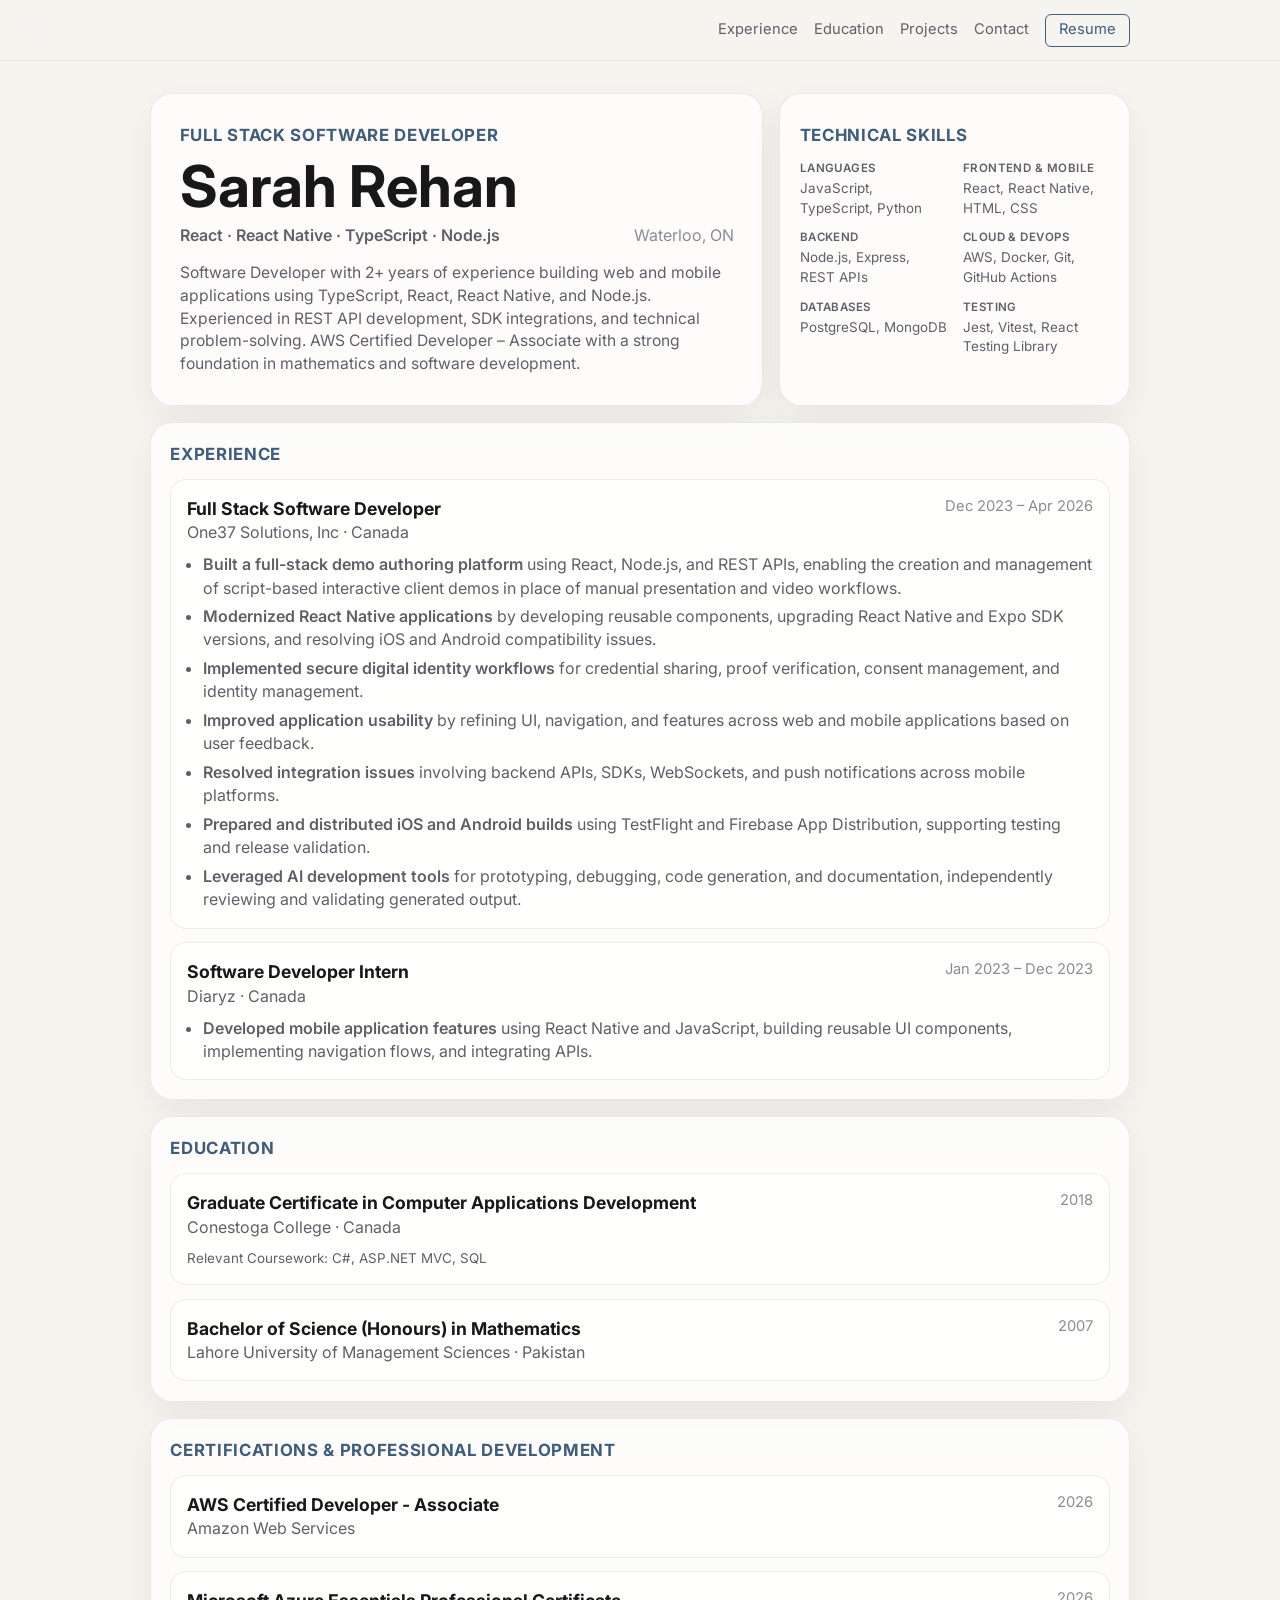
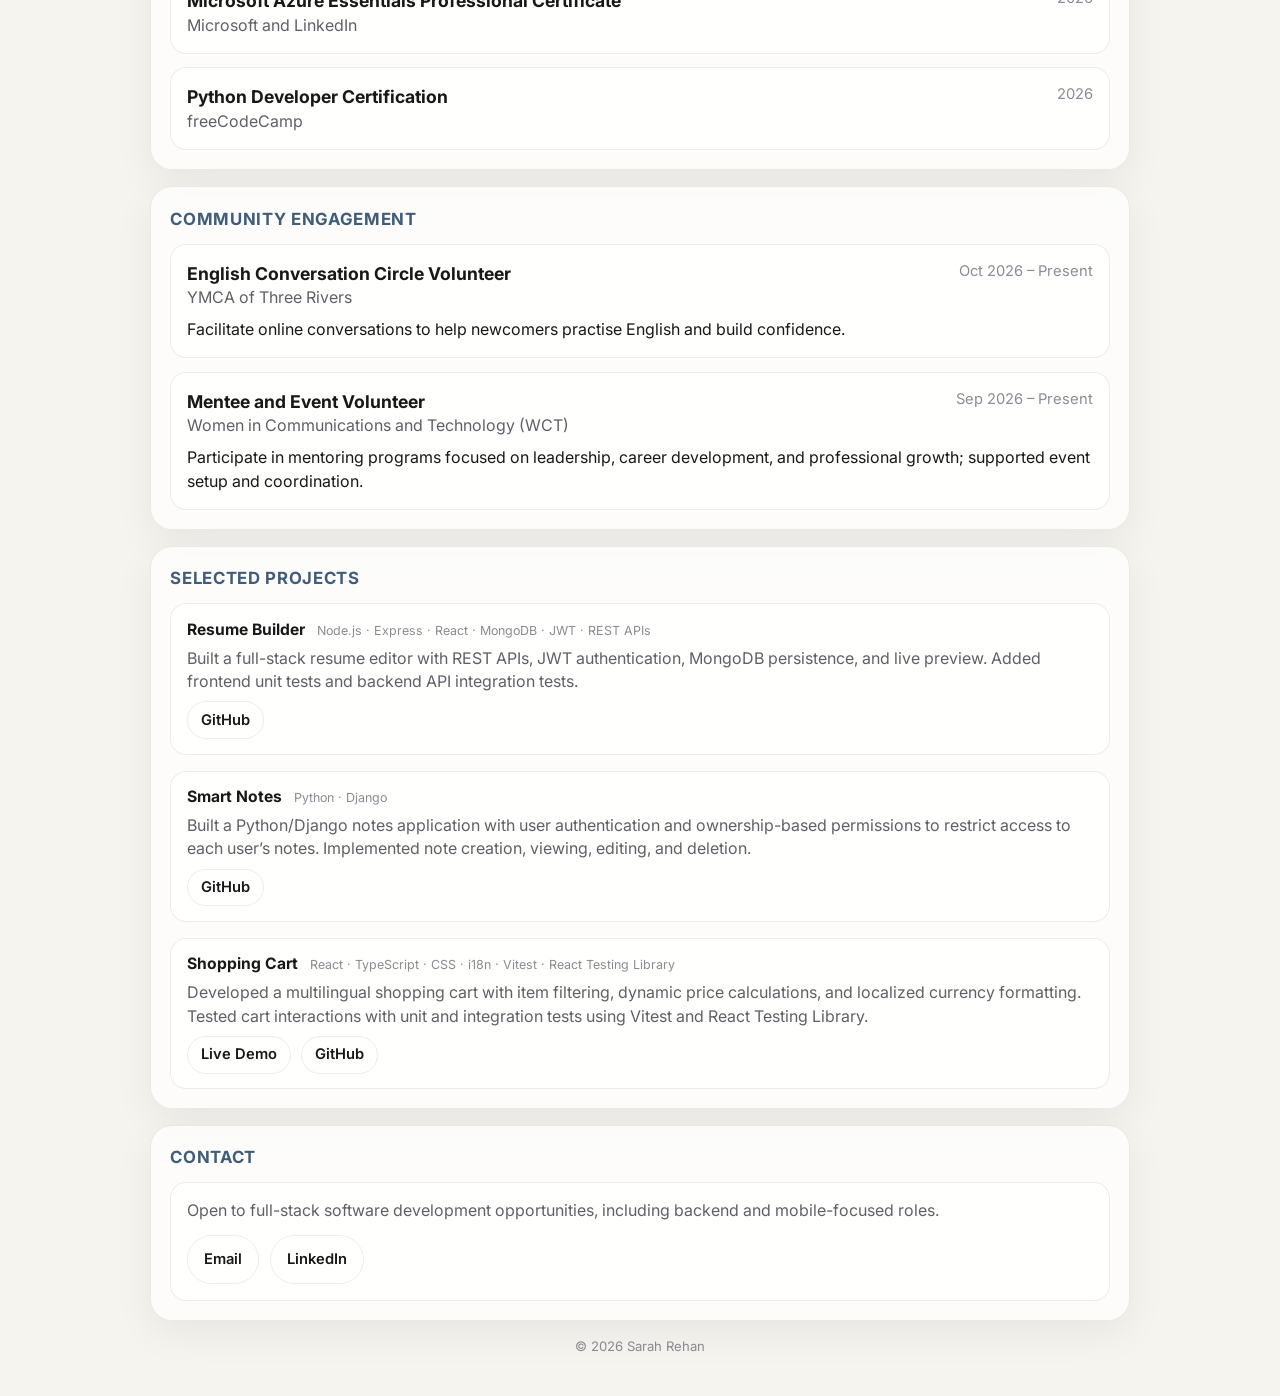
<file: index.html>
<!DOCTYPE html>

<html lang="en">
  <head>
    <meta charset="UTF-8" />
    <meta name="viewport" content="width=device-width, initial-scale=1.0" />

<script async src="https://www.googletagmanager.com/gtag/js?id=G-3Q6Y8G6NTT"></script>
<script>
  window.dataLayer = window.dataLayer || [];

  function gtag() {
    dataLayer.push(arguments);
  }

  gtag("js", new Date());
  gtag("config", "G-3Q6Y8G6NTT");
</script>

<title>Sarah Rehan | Full Stack Software Developer</title>

<meta
  name="description"
  content="Full Stack Software Developer building web and mobile applications using React, React Native, TypeScript, Node.js, and REST APIs."
/>

<meta
  property="og:title"
  content="Sarah Rehan | Full Stack Software Developer"
/>
<meta
  property="og:description"
  content="Full Stack Software Developer with experience building web and mobile applications using React, React Native, TypeScript, Node.js, and REST APIs."
/>
<meta
  property="og:image"
  content="https://srehan17.github.io/images/preview.png"
/>
<meta property="og:url" content="https://srehan17.github.io/" />
<meta property="og:type" content="website" />

<meta name="twitter:card" content="summary_large_image" />
<meta
  name="twitter:title"
  content="Sarah Rehan | Full Stack Software Developer"
/>
<meta
  name="twitter:description"
  content="Full Stack Software Developer with experience building web and mobile applications using React, React Native, TypeScript, Node.js, and REST APIs."
/>
<meta
  name="twitter:image"
  content="https://srehan17.github.io/images/preview.png"
/>

<link rel="preconnect" href="https://fonts.googleapis.com" />
<link rel="preconnect" href="https://fonts.gstatic.com" crossorigin />
<link
  href="https://fonts.googleapis.com/css2?family=Inter:wght@400;500;600;700;800&display=swap"
  rel="stylesheet"
/>

<link rel="icon" type="image/png" href="images/favicon.png" />
<link rel="stylesheet" href="./assets/style.css" />

  </head>

  <body>
    <nav class="nav">
      <div class="container nav-inner">
        <div class="nav-links">
          <a href="#experience">Experience</a>
          <a href="#education">Education</a>
          <a href="#projects">Projects</a>
          <a href="#contact">Contact</a>
          <a
            class="nav-download-btn"
            href="./resume.html"
            target="_blank"
            rel="noopener noreferrer"
          >
            Resume
          </a>
        </div>
      </div>
    </nav>

<main id="top" class="container">
  <section class="hero">
    <div class="panel hero-main">
      <div class="eyebrow">Full Stack Software Developer</div>

      <h1>Sarah Rehan</h1>

      <div class="hero-role">
        <span>React · React Native · TypeScript · Node.js</span>
        <span>Waterloo, ON</span>
      </div>

      <p>
        Software Developer with 2+ years of experience building web and mobile applications using TypeScript, React, React Native, and Node.js. Experienced in REST API development, SDK integrations, and technical problem-solving. AWS Certified Developer – Associate with a strong foundation in mathematics and software development.
      </p>


    </div>

    <aside class="panel hero-side section">
      <h2>Technical Skills</h2>

      <div class="skills-grouped">
        <div class="skill-row">
          <span class="skill-label">Languages</span>
          <span class="skill-values">
            JavaScript, TypeScript, Python
          </span>
        </div>

        <div class="skill-row">
          <span class="skill-label">Frontend &amp; Mobile</span>
          <span class="skill-values">
            React, React Native, HTML, CSS
          </span>
        </div>

        <div class="skill-row">
          <span class="skill-label">Backend</span>
          <span class="skill-values">
            Node.js, Express, REST APIs
          </span>
        </div>

        <div class="skill-row">
          <span class="skill-label">Cloud &amp; DevOps</span>
          <span class="skill-values">AWS, Docker, Git, GitHub Actions</span>
        </div>

        <div class="skill-row">
          <span class="skill-label">Databases</span>
          <span class="skill-values">PostgreSQL, MongoDB</span>
        </div>

        <div class="skill-row">
          <span class="skill-label">Testing</span>
          <span class="skill-values">
            Jest, Vitest, React Testing Library
          </span>
        </div>
      </div>
    </aside>
  </section>

  <section
    id="experience"
    class="panel section"
    style="margin-bottom: 1rem;"
  >
    <h2>Experience</h2>

    <div class="experience-list">
      <article class="experience-item">
        <div class="experience-head">
          <div>
            <h3>Full Stack Software Developer</h3>
            <div class="company">One37 Solutions, Inc · Canada</div>
          </div>

          <div class="date">Dec 2023 – Apr 2026</div>
        </div>

        <ul>
          <li><strong>Built a full-stack demo authoring platform</strong> using React, Node.js, and REST APIs, enabling the creation and management of script-based interactive client demos in place of manual presentation and video workflows.</li>
          <li><strong>Modernized React Native applications</strong> by developing reusable components, upgrading React Native and Expo SDK versions, and resolving iOS and Android compatibility issues.</li>
          <li><strong>Implemented secure digital identity workflows</strong> for credential sharing, proof verification, consent management, and identity management.</li>
          <li><strong>Improved application usability</strong> by refining UI, navigation, and features across web and mobile applications based on user feedback.</li>
          <li><strong>Resolved integration issues</strong> involving backend APIs, SDKs, WebSockets, and push notifications across mobile platforms.</li>
          <li><strong>Prepared and distributed iOS and Android builds</strong> using TestFlight and Firebase App Distribution, supporting testing and release validation.</li>
          <li><strong>Leveraged AI development tools</strong> for prototyping, debugging, code generation, and documentation, independently reviewing and validating generated output.</li>
        </ul>
      </article>

      <article class="experience-item">
        <div class="experience-head">
          <div>
            <h3>Software Developer Intern</h3>
            <div class="company">Diaryz · Canada</div>
          </div>

          <div class="date">Jan 2023 – Dec 2023</div>
        </div>

        <ul>
          <li><strong>Developed mobile application features</strong> using React Native and JavaScript, building reusable UI components, implementing navigation flows, and integrating APIs.</li>
        </ul>
      </article>
    </div>
  </section>

  <section
    id="education"
    class="panel section"
    style="margin-bottom: 1rem;"
  >
    <h2>Education</h2>

    <div class="experience-list">
      <div class="experience-item">
        <div class="experience-head">
          <div>
            <h3>Graduate Certificate in Computer Applications Development</h3>
            <div class="company">Conestoga College · Canada</div>
          </div>

          <div class="date">2018</div>
        </div>
        <p class="coursework">Relevant Coursework: C#, ASP.NET MVC, SQL</p>
      </div>

      <div class="experience-item">
        <div class="experience-head">
          <div>
            <h3>Bachelor of Science (Honours) in Mathematics</h3>
            <div class="company">
              Lahore University of Management Sciences · Pakistan
            </div>
          </div>

          <div class="date">2007</div>
        </div>
      </div>
    </div>
  </section>

  <section id="professional-development" class="panel section" style="margin-bottom: 1rem;">
    <h2>Certifications &amp; Professional Development</h2>
    <div class="experience-list">
      <article class="experience-item">
        <div class="experience-head">
          <div>
            <h3>AWS Certified Developer - Associate</h3>
            <div class="company">Amazon Web Services</div>
          </div>
          <div class="date">2026</div>
        </div>
      </article>
      <article class="experience-item">
        <div class="experience-head">
          <div>
            <h3>Microsoft Azure Essentials Professional Certificate</h3>
            <div class="company">Microsoft and LinkedIn</div>
          </div>
          <div class="date">2026</div>
        </div>
      </article>
      <article class="experience-item">
        <div class="experience-head">
          <div>
            <h3>Python Developer Certification</h3>
            <div class="company">freeCodeCamp</div>
          </div>
          <div class="date">2026</div>
        </div>
      </article>
    </div>
  </section>

  <section class="panel section" style="margin-bottom: 1rem;">
    <h2>Community Engagement</h2>

    <div class="experience-list">
      <article class="experience-item">
          <div class="experience-head">
            <div>
              <h3>English Conversation Circle Volunteer</h3>
              <div class="company">YMCA of Three Rivers</div>
            </div>
            <div class="date">Oct 2026 – Present</div>
          </div>
          Facilitate online conversations to help newcomers practise English and build confidence.
        </article>

      <article class="experience-item">
        <div class="experience-head">
          <div>
            <h3>Mentee and Event Volunteer</h3>
            <div class="company">Women in Communications and Technology (WCT)</div>
          </div>
          <div class="date">Sep 2026 – Present</div>
        </div>
        Participate in mentoring programs focused on leadership, career development, and professional growth; supported event setup and coordination.
      </article>

    </div>
  </section>

  <section
    id="projects"
    class="panel section"
    style="margin-bottom: 1rem;"
  >
    <h2>Selected Projects</h2>

    <div class="projects">
      <div class="project-card">
        <div class="project-heading">
          <h3>Resume Builder</h3>
          <span class="stack">Node.js · Express · React · MongoDB · JWT · REST APIs</span>
        </div>

        <p>Built a full-stack resume editor with REST APIs, JWT authentication, MongoDB persistence, and live preview. Added frontend unit tests and backend API integration tests.</p>

        <div class="hero-actions">
          <a
            class="button button-secondary"
            href="https://github.com/srehan17/resumebuilder"
            target="_blank"
            rel="noopener noreferrer"
          >
            GitHub
          </a>
        </div>
      </div>

      <div class="project-card">
        <div class="project-heading">
          <h3>Smart Notes</h3>
          <span class="stack">Python · Django</span>
        </div>

        <p>Built a Python/Django notes application with user authentication and ownership-based permissions to restrict access to each user’s notes. Implemented note creation, viewing, editing, and deletion.</p>

        <div class="hero-actions">
          <a
            class="button button-secondary"
            href="https://github.com/srehan17/smartnotes"
            target="_blank"
            rel="noopener noreferrer"
          >
            GitHub
          </a>
        </div>
      </div>

      <div class="project-card">
        <div class="project-heading">
          <h3>Shopping Cart</h3>
          <span class="stack">React · TypeScript · CSS · i18n · Vitest · React Testing Library</span>
        </div>

        <p>Developed a multilingual shopping cart with item filtering, dynamic price calculations, and localized currency formatting. Tested cart interactions with unit and integration tests using Vitest and React Testing Library.</p>

        <div class="hero-actions">
          <a
            class="button button-secondary"
            href="https://srehan17.github.io/shoppingcart-react-ts/"
            target="_blank"
            rel="noopener noreferrer"
          >
            Live Demo
          </a>

          <a
            class="button button-secondary"
            href="https://github.com/srehan17/shoppingcart-react-ts"
            target="_blank"
            rel="noopener noreferrer"
          >
            GitHub
          </a>
        </div>
      </div>


    </div>
  </section>

  <section id="contact" class="panel section contact">
    <h2>Contact</h2>

    <div class="experience-item contact-card">
    <p>
      Open to full-stack software development opportunities, including backend and mobile-focused roles.
    </p>

    <div class="hero-actions">
      <a
        class="button button-secondary"
        href="mailto:sarahahmad17@gmail.com"
      >
        Email
      </a>
      <a
        class="button button-secondary"
        href="https://linkedin.com/in/sarahrehan85"
        target="_blank"
        rel="noopener noreferrer"
      >
        LinkedIn
      </a>
    </div>
    </div>
  </section>

  <div class="footer-note">© 2026 Sarah Rehan</div>
</main>

    <script>
      const navigation = document.querySelector(".nav");
      const updateScrollOffset = () => {
        document.documentElement.style.setProperty(
          "--nav-scroll-offset",
          `${navigation.getBoundingClientRect().height + 8}px`
        );
      };
      updateScrollOffset();
      new ResizeObserver(updateScrollOffset).observe(navigation);
    </script>
  </body>
</html>
</file>
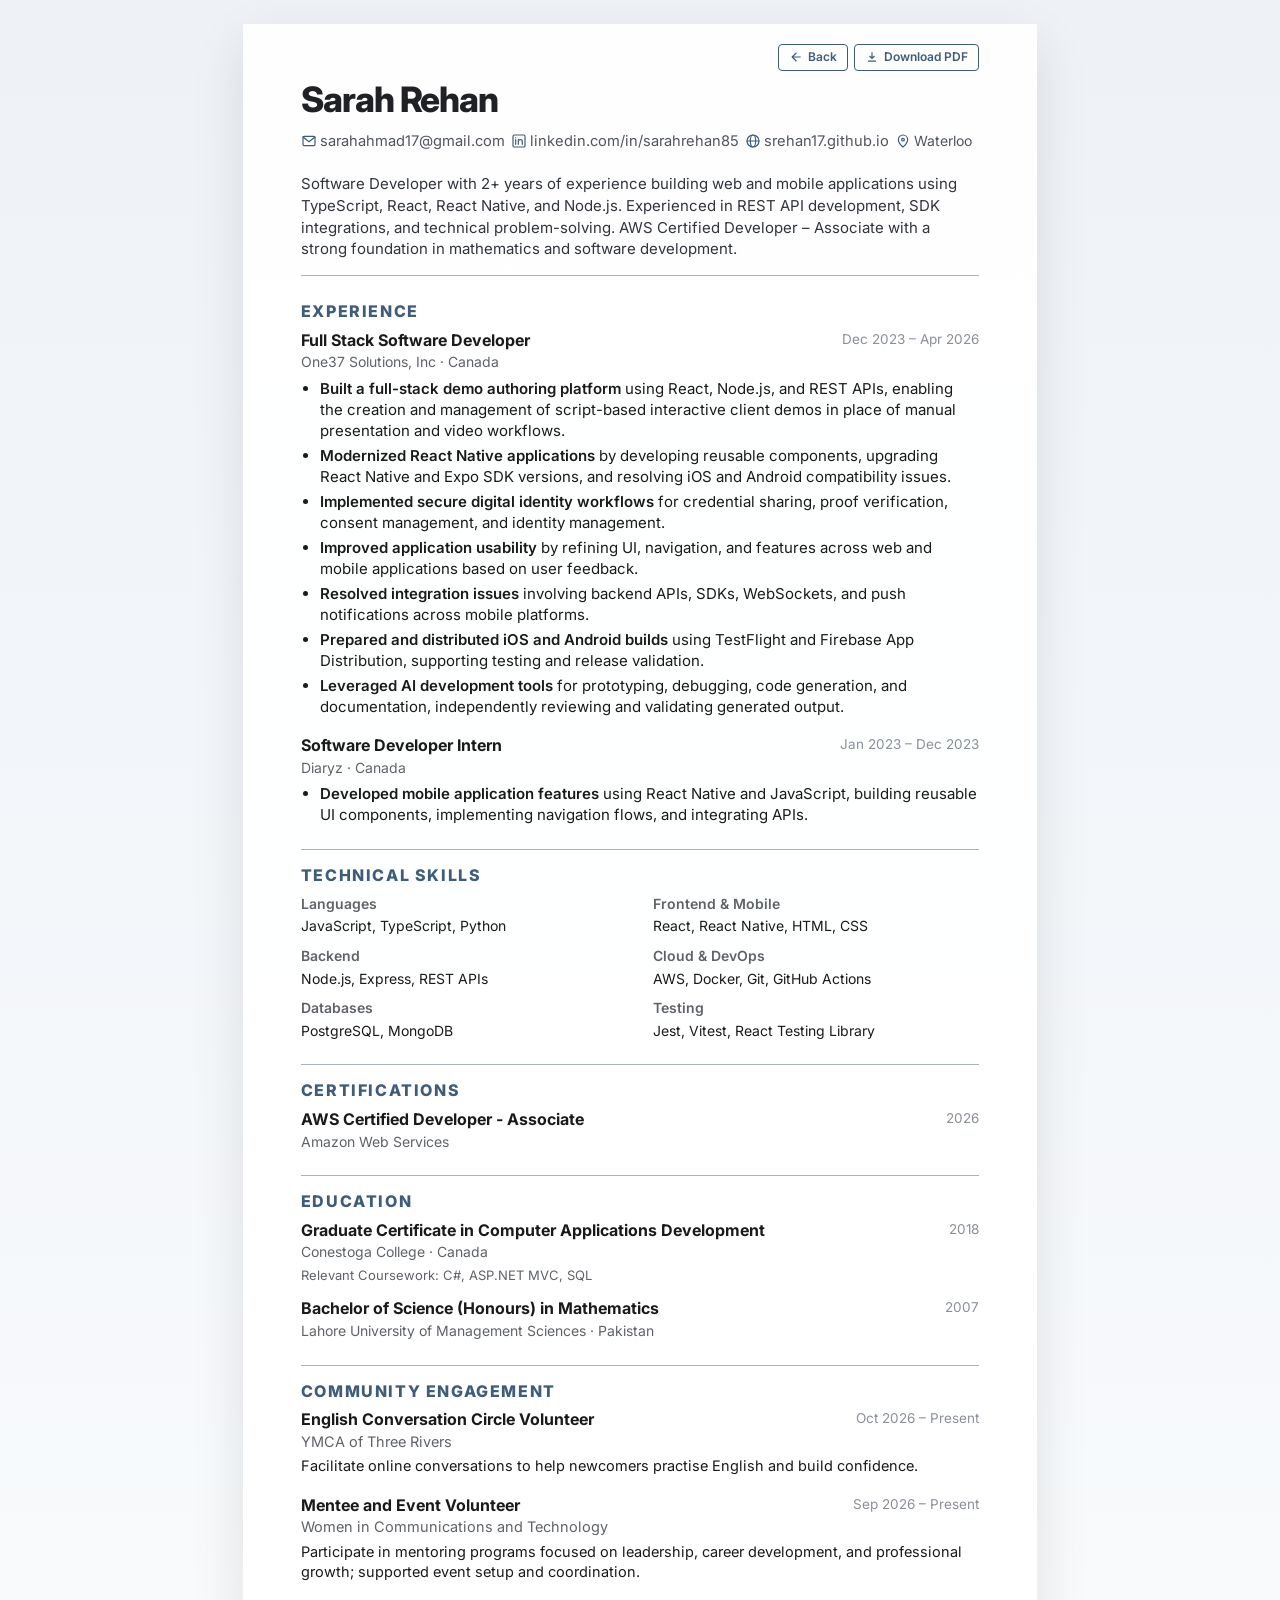
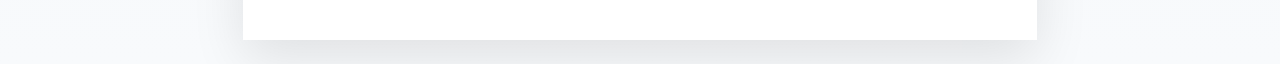
<file: resume.html>
<!DOCTYPE html>
<html lang="en">
<head>
  <meta charset="UTF-8" />
  <meta name="viewport" content="width=device-width, initial-scale=1.0" />

  <title>Sarah Rehan | Resume</title>

  <meta
    name="description"
    content="Sarah Rehan — Full Stack Software Developer resume"
  />

  <link rel="preconnect" href="https://fonts.googleapis.com" />
  <link rel="preconnect" href="https://fonts.gstatic.com" crossorigin />

  <link
    href="https://fonts.googleapis.com/css2?family=Inter:wght@400;500;600;700;800&display=swap"
    rel="stylesheet"
  />

  <link rel="stylesheet" href="./assets/resume.css" />
</head>

<body>
  <main class="page">

    <!-- Actions -->
    <div class="page-actions">
      <a class="download-btn" href="./index.html">
        <svg
          viewBox="0 0 24 24"
          fill="currentColor"
          width="14"
          height="14"
          aria-hidden="true"
        >
          <path
            d="M20 11H7.83l5.59-5.59L12 4l-8 8 8 8 1.41-1.41L7.83 13H20v-2z"
          />
        </svg>
        Back
      </a>

      <a class="download-btn" href="./Sarah_Rehan_Resume.pdf" download="Sarah_Rehan_Resume.pdf">
        <svg
          viewBox="0 0 24 24"
          fill="currentColor"
          width="14"
          height="14"
          aria-hidden="true"
        >
          <path
            d="M12 16l-5-5 1.4-1.4 2.6 2.6V4h2v8.2l2.6-2.6L17 11l-5 5zm-7 4v-2h14v2H5z"
          />
        </svg>
        Download PDF
      </a>
    </div>

    <!-- Header -->
    <header class="header">
      <div class="header-top">
        <div class="header-identity">
          <h1>Sarah Rehan</h1>
        </div>
        <div class="header-contact">
          <a href="mailto:sarahahmad17@gmail.com"><svg class="contact-icon" viewBox="0 0 24 24" fill="none" stroke="currentColor" stroke-width="1.8" stroke-linecap="round" stroke-linejoin="round" aria-hidden="true"><rect x="3" y="5" width="18" height="14" rx="2"/><path d="m3 6 9 7 9-7"/></svg>sarahahmad17@gmail.com</a>
          <a href="https://linkedin.com/in/sarahrehan85"><svg class="contact-icon" viewBox="0 0 24 24" fill="none" stroke="currentColor" stroke-width="1.8" stroke-linecap="round" stroke-linejoin="round" aria-hidden="true"><rect x="3" y="3" width="18" height="18" rx="2"/><path d="M7 10v7M7 7v.1M11 17v-7M11 13c0-4 6-4 6 0v4"/></svg>linkedin.com/in/sarahrehan85</a>
          <a href="https://srehan17.github.io/"><svg class="contact-icon" viewBox="0 0 24 24" fill="none" stroke="currentColor" stroke-width="1.8" stroke-linecap="round" stroke-linejoin="round" aria-hidden="true"><circle cx="12" cy="12" r="9"/><ellipse cx="12" cy="12" rx="4" ry="9"/><path d="M3 12h18"/></svg>srehan17.github.io</a>
          <span><svg class="contact-icon" viewBox="0 0 24 24" fill="none" stroke="currentColor" stroke-width="1.8" stroke-linecap="round" stroke-linejoin="round" aria-hidden="true"><path d="M19 10c0 5-7 11-7 11S5 15 5 10a7 7 0 1 1 14 0Z"/><circle cx="12" cy="10" r="2"/></svg>Waterloo</span>
        </div>
      </div>

      <p class="summary">
        Software Developer with 2+ years of experience building web and mobile applications using TypeScript, React, React Native, and Node.js. Experienced in REST API development, SDK integrations, and technical problem-solving. AWS Certified Developer – Associate with a strong foundation in mathematics and software development.
      </p>
    </header>

    <!-- Experience -->
    <section class="section experience-section">
      <h2>Experience</h2>

      <div class="item">
        <div class="item-head">
          <div>
            <h3>Full Stack Software Developer</h3>
            <p>One37 Solutions, Inc · Canada</p>
          </div>

          <span>Dec 2023 – Apr 2026</span>
        </div>
        <ul>
          <li><strong>Built a full-stack demo authoring platform</strong> using React, Node.js, and REST APIs, enabling the creation and management of script-based interactive client demos in place of manual presentation and video workflows.</li>
          <li><strong>Modernized React Native applications</strong> by developing reusable components, upgrading React Native and Expo SDK versions, and resolving iOS and Android compatibility issues.</li>
          <li><strong>Implemented secure digital identity workflows</strong> for credential sharing, proof verification, consent management, and identity management.</li>
          <li><strong>Improved application usability</strong> by refining UI, navigation, and features across web and mobile applications based on user feedback.</li>
          <li><strong>Resolved integration issues</strong> involving backend APIs, SDKs, WebSockets, and push notifications across mobile platforms.</li>
          <li><strong>Prepared and distributed iOS and Android builds</strong> using TestFlight and Firebase App Distribution, supporting testing and release validation.</li>
          <li><strong>Leveraged AI development tools</strong> for prototyping, debugging, code generation, and documentation, independently reviewing and validating generated output.</li>
        </ul>
      </div>

      <div class="item">
        <div class="item-head">
          <div>
            <h3>Software Developer Intern</h3>
            <p>Diaryz · Canada</p>
          </div>
          <span>Jan 2023 – Dec 2023</span>
        </div>
        <ul>
          <li><strong>Developed mobile application features</strong> using React Native and JavaScript, building reusable UI components, implementing navigation flows, and integrating APIs.</li>
        </ul>
      </div>
    </section>

    <!-- Skills -->
    <section class="section skills-section">
      <h2>Technical Skills</h2>

      <div class="skills-grid">

        <div class="skill-row">
          <span class="skill-label">Languages</span>
          <span class="skill-values">
            JavaScript, TypeScript, Python
          </span>
        </div>

        <div class="skill-row">
          <span class="skill-label">Frontend &amp; Mobile</span>
          <span class="skill-values">
            React, React Native, HTML, CSS
          </span>
        </div>

        <div class="skill-row">
          <span class="skill-label">Backend</span>
          <span class="skill-values">
            Node.js, Express, REST APIs
          </span>
        </div>

        <div class="skill-row">
          <span class="skill-label">Cloud &amp; DevOps</span>
          <span class="skill-values">AWS, Docker, Git, GitHub Actions</span>
        </div>

        <div class="skill-row">
          <span class="skill-label">Databases</span>
          <span class="skill-values">
            PostgreSQL, MongoDB
          </span>
        </div>

        <div class="skill-row">
          <span class="skill-label">Testing</span>
          <span class="skill-values">
            Jest, Vitest, React Testing Library
          </span>
        </div>

      </div>
    </section>

    <!-- Certifications -->
    <section class="section certifications-section">
      <h2>Certifications</h2>

      <div class="credential">
        <div>
          <h3>AWS Certified Developer - Associate</h3>
          <p>Amazon Web Services</p>
        </div>
        <span>2026</span>
      </div>
    </section>

    <!-- Education -->
    <section class="section education-section">
      <h2>Education</h2>

      <div class="edu">
        <div class="edu-head">
          <div>
            <h3>Graduate Certificate in Computer Applications Development</h3>
            <p>Conestoga College · Canada</p>
          </div>

          <span>2018</span>
        </div>
        <p class="coursework">Relevant Coursework: C#, ASP.NET MVC, SQL</p>
      </div>

      <div class="edu">
        <div class="edu-head">
          <div>
            <h3>Bachelor of Science (Honours) in Mathematics</h3>
            <p>Lahore University of Management Sciences · Pakistan</p>
          </div>

          <span>2007</span>
        </div>
      </div>
    </section>

    <!-- Projects -->
    <section class="section projects-section" hidden>
      <h2>Selected Projects</h2>
      <div class="project">
        <h3><a href="https://github.com/srehan17/smartnotes">Smart Notes</a></h3>
        <span class="tech">Python · Django</span>
        <p>Built a Python/Django notes app with authentication, ownership-based access control, and automated tests covering account flows, CRUD operations, and security checks.</p>
      </div>
      <div class="project">
        <h3><a href="https://github.com/srehan17/resumebuilder">Resume Builder</a></h3>
        <span class="tech">React · Node.js · Express · MongoDB · JWT</span>
        <p>Built a full-stack resume editor with REST APIs, JWT authentication, MongoDB persistence, and live preview. Added frontend unit tests and backend API integration tests.</p>
      </div>
    </section>

    <!-- Community -->
    <section class="section community-section">
      <h2>Community Engagement</h2>

      <div class="item">
        <div class="item-head">
          <div>
            <h3>English Conversation Circle Volunteer</h3>
            <p class="volunteer-org">YMCA of Three Rivers</p>
          </div>
          <span>Oct 2026 – Present</span>
        </div>
        <p>Facilitate online conversations to help newcomers practise English and build confidence.</p>
      </div>
      <div class="item">
        <div class="item-head">
          <div>
            <h3>Mentee and Event Volunteer</h3>
            <p class="volunteer-org">Women in Communications and Technology</p>
          </div>
          <span>Sep 2026 – Present</span>
        </div>
        <p>Participate in mentoring programs focused on leadership, career development, and professional growth; supported event setup and coordination.</p>
      </div>
    </section>


  </main>
</body>
</html>
</file>
<file: assets/style.css>
/* Portfolio: base components and responsive layout. */

:root {
  --bg: #f6f4ef;
  --surface: rgba(255, 255, 255, 0.72);
  --text: #18181b;
  --muted: #5f5f67;
  --subtle: #8b8b94;
  --border: rgba(24, 24, 27, 0.08);
  --accent: #666666;
  --max-width: 980px;
  --radius: 22px;
  --shadow: 0 12px 40px rgba(24, 24, 27, 0.06);
}

* {
  box-sizing: border-box;
}

html {
  scroll-behavior: smooth;
}

body {
  margin: 0;
  font-family: "Inter", sans-serif;
  background: var(--bg);
  color: var(--text);
  line-height: 1.45;
}

a {
  color: inherit;
  text-decoration: none;
}

.section li a {
  text-decoration: underline;
  text-underline-offset: 2px;
  text-decoration-color: var(--border);
}

.section li a:hover {
  text-decoration-color: var(--muted);
}

.container {
  width: min(calc(100% - 2rem), var(--max-width));
  margin: 0 auto;
}

.nav {
  position: sticky;
  top: 0;
  z-index: 20;
  backdrop-filter: blur(16px);
  background: rgba(246, 244, 239, 0.82);
  border-bottom: 1px solid rgba(24, 24, 27, 0.06);
}

.nav-inner {
  display: flex;
  align-items: center;
  justify-content: flex-end;
  padding: 0.85rem 0;
}

.brand {
  font-size: 0.96rem;
  font-weight: 700;
  letter-spacing: -0.02em;
}

.nav-links {
  display: flex;
  align-items: center;
  gap: 1rem;
  font-size: 0.92rem;
  color: var(--muted);
}

.nav-links a:hover {
  color: var(--text);
}

.nav-links .nav-download-btn:hover {
  color: #fff;
}

.nav-download-btn {
  padding: 0.3rem 0.8rem;
  border: 1px solid #3f5c7a;
  border-radius: 6px;
  background: transparent;
  color: #3f5c7a;
  font-size: 0.92rem;
  font-family: inherit;
  cursor: pointer;
  text-decoration: none;
  transition: background 0.15s, color 0.15s;
}

.nav-download-btn:hover {
  background: #3f5c7a;
  color: #fff !important;
}

main {
  padding: 2rem 0 2.5rem;
}

.hero {
  display: grid;
  grid-template-columns: 1.5fr 0.9fr;
  gap: 1rem;
  margin-bottom: 1rem;
}

.panel {
  background: var(--surface);
  border: 1px solid var(--border);
  border-radius: var(--radius);
  box-shadow: var(--shadow);
  backdrop-filter: blur(10px);
}

.hero-main {
  padding: 1.8rem;
}

.eyebrow {
  display: inline-block;
  font-size: 0.78rem;
  font-weight: 600;
  text-transform: uppercase;
  letter-spacing: 0.08em;
  color: var(--muted);
}

h1 {
  margin: 0.65rem 0 0.65rem;
  font-size: clamp(2.2rem, 5vw, 3.6rem);
  line-height: 0.98;
  letter-spacing: 0.002em;
}

.hero-role {
  display: flex;
  justify-content: space-between;
  margin: 0 0 0.9rem;
  font-size: 1rem;
  color: var(--muted);
  font-weight: 600;
}

.hero-role span:last-child {
  font-weight: 400;
  color: var(--subtle);
}

.hero p {
  margin: 0;
  max-width: 56ch;
  color: var(--muted);
  font-size: 0.98rem;
}

.hero-actions {
  display: flex;
  flex-wrap: wrap;
  gap: 0.65rem;
  margin-top: 1.15rem;
}

.project-card .hero-actions {
  margin-top: 0.5rem;
}

.button {
  display: inline-flex;
  align-items: center;
  justify-content: center;
  padding: 0.78rem 1rem;
  border-radius: 999px;
  font-size: 0.92rem;
  font-weight: 600;
  transition: 0.18s ease;
}

.button-primary {
  background: transparent;
  border: 1px solid var(--border);
}

.button-secondary {
  background: transparent;
  border: 1px solid var(--border);
}

.button:hover {
  background: #e8edf2;
  border-color: #9aaabd;
  transform: none;
}

.button:focus-visible,
.nav-download-btn:focus-visible {
  outline: 2px solid #3f5c7a;
  outline-offset: 3px;
}

.chip {
  padding: 0.48rem 0.72rem;
  border-radius: 999px;
  background: rgba(255, 255, 255, 0.75);
  border: 1px solid var(--border);
  color: var(--muted);
  font-size: 0.84rem;
}

.grid {
  display: grid;
  grid-template-columns: 1fr 1fr;
  gap: 1rem;
  margin-bottom: 1rem;
}

.section {
  padding: 1.2rem;
}

.section h2 {
  color: #3f5c7a;
  margin: 0 0 0.8rem;
  font-size: 1.05rem;
  letter-spacing: 0.04em;
  text-transform: uppercase;
}

.contact p,
.project-card p,
.experience-item li {
  color: var(--muted);
}

.experience-item li strong {
  font-weight: 600;
}

.skill-row {
  display: contents;
}

.skill-row .skill-label {
  font-size: 0.72rem;
  font-weight: 600;
  text-transform: uppercase;
  letter-spacing: 0.04em;
  color: var(--muted);
  white-space: nowrap;
  align-self: start;
}

.skill-values {
  font-size: 0.84rem;
  color: var(--muted);
  align-self: start;
}

.skills-wrap {
  display: flex;
  flex-wrap: wrap;
  gap: 0.5rem;
}

.skills-wrap span {
  padding: 0.48rem 0.7rem;
  border-radius: 999px;
  background: rgba(255, 255, 255, 0.82);
  border: 1px solid var(--border);
  font-size: 0.84rem;
  color: var(--muted);
}

.experience-list {
  display: grid;
  gap: 0.85rem;
}

.experience-item {
  padding: 1rem;
  border: 1px solid var(--border);
  border-radius: 16px;
  background: rgba(255, 255, 255, 0.72);
}

.experience-head {
  display: flex;
  justify-content: space-between;
  gap: 1rem;
  margin-bottom: 0.55rem;
}

.experience-head h3 {
  margin: 0;
  font-size: 1.1rem;
}

.company {
  color: var(--muted);
  font-size: 1rem;
}

.coursework {
  margin: 0.35rem 0 0;
  color: var(--muted);
  font-size: 0.84rem;
  line-height: 1.5;
}

.date {
  color: var(--subtle);
  font-size: 0.92rem;
  white-space: nowrap;
}

ul {
  margin: 0.55rem 0 0;
  padding-left: 1rem;
}

li + li {
  margin-top: 0.35rem;
}

.projects {
  display: grid;
  grid-template-columns: 1fr;
  gap: 1rem;
}

.project-card h3 {
  margin: 0 0 0.2rem;
  font-size: 0.98rem;
}

.stack {
  font-size: 0.78rem;
  color: var(--subtle);
  margin-bottom: 0.55rem;
}

.footer-note {
  margin-top: 1rem;
  text-align: center;
  color: var(--subtle);
  font-size: 0.82rem;
}

#professional-development .experience-head {
  margin-bottom: 0;
}

#education .experience-item:not(:has(.coursework)) .experience-head {
  margin-bottom: 0;
}

.project-card {
  display: flex;
  flex-direction: column;
  border: 1px solid var(--border);
  border-radius: 16px;
  background: rgba(255, 255, 255, 0.72);
  transition: 0.2s ease;
  padding: 0.9rem 1rem;
}

.project-heading {
  display: flex;
  flex-wrap: wrap;
  align-items: baseline;
  gap: 0.2rem 0.75rem;
  margin-bottom: 0.35rem;
}

.project-heading h3,
.project-heading .stack {
  margin: 0;
}

.project-card p {
  margin: 0;
}

.project-card .button {
  padding: 0.45rem 0.8rem;
}

main section[id] {
  scroll-margin-top: var(--nav-scroll-offset, 4rem);
}

.hero-side {
  padding: 1.2rem;
  display: flex;
  flex-direction: column;
  justify-content: flex-start;
  padding-top: 1.8rem;
}

.hero-main .eyebrow {
  font-size: 1.05rem;
  line-height: 1.45;
  font-weight: 700;
  letter-spacing: 0.04em;
  color: #3f5c7a;
}

.hero-side.section h2 {
  font-size: 1.05rem;
  line-height: 1.45;
  margin-top: 0;
}

.skills-grouped .skill-row {
  display: block;
}

.skills-grouped .skill-label {
  display: block;
  margin-bottom: 0.15rem;
  white-space: normal;
}

.skills-grouped .skill-values {
  display: block;
  line-height: 1.45;
}

.skills-grouped {
  display: grid;
  grid-template-columns: repeat(2, minmax(0, 1fr));
  gap: 0.7rem 1rem;
}

.contact-card p {
  margin: 0;
}

.contact-card .hero-actions {
  margin-top: 0.8rem;
}

@media (max-width: 900px) {
  .hero,
  .grid,
  .projects {
    grid-template-columns: 1fr;
  }
}

@media (max-width: 640px) {
  .nav-inner {
    flex-direction: column;
    align-items: center;
  }

  .experience-head {
    flex-direction: column;
    align-items: flex-start;
  }

  .nav-links {
    flex-wrap: wrap;
    gap: 0.65rem;
    justify-content: center;
  }

  .hero-main,
  .hero-side,
  .section {
    padding: 1rem;
  }

  .button {
    width: 100%;
  }

  .hero-side {
    padding-top: 1rem;
  }
}

@media (max-width: 480px) {
  .skills-grouped {
    grid-template-columns: 1fr;
  }
}

@media (min-width: 901px) {
  .hero {
    grid-template-columns: 1.75fr 1fr;
  }
}
</file>
<file: assets/resume.css>
/* Resume components. Screen and PDF overrides are grouped below. */

:root {
  --text: #1a1a1a;
  --muted: #5f6368;
  --soft: #8a8f98;
  --line: #d8dbe0;
  --accent: #3f5c7a;
  --bg: #ffffff;
}

* {
  box-sizing: border-box;
}

html,
body {
  margin: 0;
  padding: 0;
  background: linear-gradient(180deg, #eef2f7 0%, #f8fafc 100%);
  color: var(--text);
  font-family: "Inter", Arial, sans-serif;
  line-height: 1.4;
}

body {
  padding: 24px 0;
}

.page {
  position: relative;
  width: 210mm;
  min-height: 297mm;
  margin: 0 auto;
  padding: 15mm;
  background: rgba(255, 255, 255, 0.96);
  border: 1px solid rgba(255, 255, 255, 0.6);
  box-shadow: 0 18px 50px rgba(0, 0, 0, 0.1);
}

h1 {
  margin: 0;
  font-size: 35px;
  line-height: 1;
  font-weight: 800;
  letter-spacing: -0.03em;
}

.header-contact a {
  display: inline-flex;
  align-items: center;
  gap: 6px;
  color: var(--text);
  font-size: 13.5px;
  text-decoration: none;
}

.header-contact a:hover {
  color: var(--accent);
}

.summary {
  margin: 22px 0 0;
  padding-top: 8px;
  border-top: 1px solid rgba(63, 92, 122, 0.14);
  color: var(--muted);
  font-size: 15px;
  line-height: 1.45;
}

p {
  margin: 0;
  font-size: 15px;
}

h2 {
  margin: 0 0 7px;
  color: var(--accent);
  font-size: 16px;
  font-weight: 800;
  letter-spacing: 0.1em;
  text-transform: uppercase;
}

h3 {
  margin: 0;
  font-size: 16px;
  line-height: 1.3;
  font-weight: 700;
}

strong {
  font-weight: 700;
}

.experience-section li strong {
  font-weight: 600;
}

.section {
  margin-top: 24px;
  padding-top: 14px;
  border-top: 1.5px solid #a8b5c3;
}

.header + .section {
  margin-top: 24px;
  padding-top: 0;
  border-top: none;
}

.item {
  margin-bottom: 13px;
}

.item:last-child {
  margin-bottom: 0;
}

.item-head {
  display: grid;
  grid-template-columns: 1fr auto;
  gap: 14px;
  align-items: start;
  margin-bottom: 4px;
}

.item-head p {
  margin-top: 2px;
  color: var(--muted);
  font-size: 14px;
}

.item-head > span {
  color: var(--soft);
  font-size: 13.5px;
  white-space: nowrap;
}

ul {
  margin: 6px 0 0 19px;
  padding: 0;
}

li {
  margin: 0 0 4px;
  font-size: 15px;
  line-height: 1.4;
}

li:last-child {
  margin-bottom: 0;
}

.skill-row {
  display: block;
}

.skill-label {
  display: block;
  margin-bottom: 0;
  color: var(--accent);
  font-size: 12.5px;
  font-weight: 700;
  letter-spacing: 0.04em;
  text-transform: uppercase;
}

.skill-values {
  display: block;
  color: var(--text);
  font-size: 14px;
  line-height: 1.4;
}

.credential {
  display: grid;
  grid-template-columns: 1fr auto;
  gap: 14px;
  align-items: start;
  margin-bottom: 9px;
}

.credential:last-child {
  margin-bottom: 0;
}

.credential h3 {
  font-size: 16px;
  font-weight: 700;
}

.credential p {
  margin-top: 2px;
  color: var(--muted);
  font-size: 14px;
}

.credential > span {
  color: var(--soft);
  font-size: 13.5px;
  white-space: nowrap;
}

.project {
  margin-bottom: 12px;
  padding-left: 0;
  border-left: none;
}

.project:last-child {
  margin-bottom: 0;
}

.project h3 {
  margin-bottom: 3px;
}

.project h3 a {
  color: var(--text);
  text-decoration: none;
}

.project h3 a:hover,
.project h3 a:focus-visible {
  text-decoration: underline;
}

.project p {
  color: var(--muted);
  font-size: 14.5px;
  line-height: 1.4;
}

.tech {
  display: block;
  margin: 0 0 4px;
  color: var(--muted);
  font-size: 12.5px;
  font-weight: 400;
}

.edu {
  margin-bottom: 11px;
}

.edu:last-child {
  margin-bottom: 0;
}

.edu-head {
  display: grid;
  grid-template-columns: 1fr auto;
  gap: 14px;
  align-items: start;
}

.edu-head p {
  margin-top: 2px;
  color: var(--muted);
  font-size: 14px;
}

.edu-head > span {
  color: var(--soft);
  font-size: 13.5px;
  white-space: nowrap;
}

.volunteer-org {
  color: var(--muted);
  font-size: 0.85em;
  font-weight: 400;
}

.community-section p {
  font-size: 14.5px;
  line-height: 1.4;
}

.page-actions {
  position: absolute;
  top: 5mm;
  right: 15mm;
  display: flex;
  gap: 6px;
}

.download-btn {
  display: inline-flex;
  align-items: center;
  gap: 5px;
  padding: 4px 10px;
  border: 1px solid var(--accent);
  border-radius: 4px;
  background: transparent;
  color: var(--accent);
  font-family: inherit;
  font-size: 12px;
  font-weight: 600;
  cursor: pointer;
  text-decoration: none;
  transition: background 0.15s, color 0.15s;
}

.download-btn:hover {
  background: var(--accent);
  color: #ffffff;
}

.experience-section .item + .item {
  margin-top: 18px;
}

.community-section .item + .item {
  margin-top: 18px;
}

.education-section .edu + .edu,
.certifications-section .credential + .credential {
  margin-top: 14px;
}

.skills-grid {
  display: grid;
  grid-template-columns: repeat(2, minmax(0, 1fr));
  gap: 10px 24px;
}

.skills-grid .skill-row {
  display: block;
}

.skills-grid .skill-label {
  color: var(--muted);
  font-size: 14px;
  font-weight: 600;
  letter-spacing: 0;
  text-transform: none;
  display: block;
  margin-bottom: 3px;
}

.header-top {
  display: block;
}

.header-identity {
  min-width: 0;
  gap: 8px 18px;
  display: flex;
  flex-wrap: wrap;
  align-items: baseline;
  column-gap: 26px;
  row-gap: 8px;
}

.header-contact > span,
.header-contact > a {
  color: var(--muted);
}

.header-contact {
  display: flex;
  flex-wrap: wrap;
  justify-content: flex-start;
  gap: 5px 0;
  margin-top: 14px;
  text-align: left;
  column-gap: 0;
}

.header-contact > * + *::before {
  color: #888;
  content: none;
  margin: 0;
}

.header h1 {
  color: #202124;
}

.header-contact > a {
  color: #50555c;
}

.header-contact > span {
  overflow-wrap: anywhere;
  color: #70757a;
}

.header-contact > :nth-child(n) {
  color: #50555c;
}

.header {
  display: block;
  margin-bottom: 12px;
  padding: 0 0 16px;
  background: transparent;
  border: none;
  border-radius: 0;
  position: relative;
  border-bottom: none;
}

.header .summary {
  color: #30343b;
  border-top: none;
  padding-top: 0;
}

.header::after {
  content: "";
  position: absolute;
  bottom: 0;
  border-bottom: 1px solid #a8b5c3;
  left: 0;
  right: 0;
}

.header-contact > * {
  flex: 0 0 auto;
  font-size: 14px;
  display: inline-flex;
  align-items: center;
  gap: 3px;
}

.contact-icon {
  width: 16px;
  height: 16px;
  flex-shrink: 0;
  color: #3f5c7a;
}

/* Screen sizing */
@media screen {
  .page {
    max-width: 100%;
    overflow-wrap: anywhere;
  }

  .header-top > *,
.item-head > *,
.edu-head > *,
.credential > *,
.skills-grid > *,
.skill-row > * {
    min-width: 0;
  }

  .header-contact a {
    max-width: 100%;
    min-width: 0;
  }

  .header-contact a > span:last-child {
    min-width: 0;
  }

  .page-actions {
    flex-wrap: wrap;
  }

  .header-contact {
    column-gap: 6px;
  }
}

/* Tablet and small windows */
@media screen and (max-width: 900px) {
  body {
    padding: 0;
    background: #ffffff;
  }

  .page {
    width: 100%;
    min-height: auto;
    padding: 18px 22px 24px;
    border: none;
    box-shadow: none;
  }

  .page-actions {
    position: static;
    margin-bottom: 16px;
  }

  .header-top,
.item-head,
.edu-head,
.credential {
    display: block;
  }

  .item,
.project {
    padding-left: 0;
    border-left: none;
  }

  .item-head > span,
.edu-head > span,
.credential > span {
    display: block;
    margin-top: 2px;
  }

  .skill-row {
    display: grid;
    grid-template-columns: 120px 1fr;
    gap: 6px;
    align-items: start;
    padding: 4px 0;
    border-bottom: 1px solid var(--line);
  }

  .skill-row:last-child {
    border-bottom: none;
  }

  .skill-label {
    font-size: 12px;
  }

  .skill-values {
    font-size: 14px;
  }

  .header::after {
    left: 0;
    right: 0;
  }
}

/* Small phones */
@media screen and (max-width: 480px) {
  h1 {
    font-size: 31px;
  }

  .skill-row {
    grid-template-columns: 1fr;
    gap: 0;
  }
}

/* Narrow layouts */
@media screen and (max-width: 600px) {
  .skills-grid {
    grid-template-columns: 1fr;
  }

}

/* Desktop and shared print layout */
@media screen and (min-width: 901px), print {
  .skills-grid {
    grid-template-columns: repeat(3, minmax(0, 1fr));
    gap: 10px 18px;
  }

  .header-contact a {
    font-size: 11pt;
    gap: 6px;
  }

  .header-contact {
    flex-wrap: wrap;
    justify-content: flex-start;
    column-gap: 6px;
  }

  .header-contact > * {
    white-space: nowrap;
  }
}

/* Two-column skills */
@media screen and (min-width: 601px), print {
  .skills-grid {
    grid-template-columns: repeat(2, minmax(0, 1fr));
    gap: 10px 26px;
  }
}

/* PDF paper size and footer */
@page {
  size: A4;
  margin: 16mm;

  @bottom-right {
    content: "Page " counter(page) " of " counter(pages);
    font-family: Arial, sans-serif;
    font-size: 9pt;
    color: #666;
  }
}

/* PDF typography and page layout */
@media print {
  html,
body {
    margin: 0;
    padding: 0;
    background: #fff;
    font-family: Arial, sans-serif;
    color: #222;
    line-height: 1.2;
  }

  .page {
    width: 100%;
    max-width: 100%;
    min-height: 0;
    margin: 0;
    padding: 0;
    background: #fff;
    border: none;
    box-shadow: none;
  }

  .page-actions {
    display: none !important;
  }

  .education-section,
.certifications-section,
.community-section {
    break-inside: avoid;
  }

  .header-top > *,
.item-head > *,
.edu-head > *,
.credential > *,
.skills-grid > * {
    min-width: 0;
  }

  .header-contact a {
    max-width: 100%;
    overflow-wrap: anywhere;
  }

  h1 {
    font-size: 27pt;
  }

  .header-contact a {
    font-size: 11pt;
  }

  .section,
.header + .section {
    margin-top: 16px;
    padding-top: 10px;
    border-top: 1px solid #bbb;
  }

  .header + .section {
    margin-top: 18px;
    padding-top: 0;
    border-top: none;
  }

  h2 {
    margin-bottom: 9px;
    font-size: 11pt;
    letter-spacing: 0.07em;
    break-after: avoid;
  }

  h3 {
    font-size: 12pt;
  }

  p,
li {
    overflow-wrap: break-word;
    font-size: 12pt;
    line-height: 1.3;
  }

  ul {
    margin: 3px 0 0 15px;
  }

  li {
    margin-bottom: 4px;
  }

  .experience-section li strong {
    font-weight: 600;
  }

  .item,
.project,
.edu,
.credential {
    margin-bottom: 5px;
    break-inside: avoid;
  }

  .item-head,
.edu-head,
.credential {
    display: grid;
    grid-template-columns: 1fr auto;
    gap: 12px;
  }

  .item-head {
    margin-bottom: 7px;
  }

  .item-head p,
.edu-head p,
.credential p {
    margin-top: 1px;
    font-size: 11pt;
  }

  .item-head > span,
.edu-head > span,
.credential > span {
    font-size: 11pt;
    color: #666;
    white-space: nowrap;
  }

  .skill-label {
    font-size: 11pt;
  }

  .skill-values {
    font-size: 11pt;
    line-height: 1.2;
  }

  .project h3 {
    display: inline;
    margin-right: 8px;
  }

  .tech {
    display: inline;
    font-size: 11pt;
    color: #555;
  }

  .project p {
    margin-top: 2px;
    font-size: 11pt;
    line-height: 1.22;
  }

  .credential {
    margin-bottom: 3px;
  }

  .credential h3,
.credential p {
    display: inline;
  }

  .credential p::before {
    content: " · ";
  }

  .credential h3 {
    font-size: 12pt;
  }

  .community-section .item-head .volunteer-org {
    font-size: 11pt;
  }

  a {
    color: inherit;
    text-decoration: none;
  }

  .community-section p {
    font-size: 12pt;
    line-height: 1.3;
  }

  .edu-head p,
.item-head p {
    margin-top: 4px;
  }

  .skills-grid .skill-label {
    font-size: 11.5pt;
    color: #555;
  }

  .skills-grid {
    grid-template-columns: repeat(2, minmax(0, 1fr));
    gap: 10px 26px;
  }

  .skills-grid .skill-row {
    display: block;
  }

  .summary {
    padding-top: 0;
    border: none;
    font-size: 12pt;
    line-height: 1.3;
    color: #333;
    margin-top: 22px;
  }

  .header-top {
    display: block;
  }

  .header-contact > *,
.header-contact a {
    font-size: 11pt;
  }

  .header-contact > span,
.header-contact > a {
    color: #5f6368;
    -webkit-print-color-adjust: exact;
    print-color-adjust: exact;
  }

  .header h1 {
    color: #202124;
  }

  .header .summary {
    color: #30343b;
  }

  .header-contact > a {
    color: #50555c;
  }

  .header-contact > span {
    color: #70757a;
  }

  .header-contact > :nth-child(n) {
    color: #50555c;
  }

  .header {
    margin: 0 0 7px;
    -webkit-print-color-adjust: exact;
    print-color-adjust: exact;
    padding: 0 0 16px;
    background: transparent;
    border: none;
    border-radius: 0;
    border-bottom: none;
  }

  .header::after {
    left: 0;
    right: 0;
  }

  .header-contact {
    display: flex;
    margin-top: 12px;
    gap: 5px 6px;
    flex-wrap: wrap;
  }

  .header-contact > *,
.header-contact > a {
    font-size: 11pt;
  }

  .contact-icon {
    width: 15px;
    height: 15px;
  }
}

/* Keep the browser contact row together when the page has enough room. */
@media screen and (min-width: 768px) {
  .header-contact {
    flex-wrap: nowrap;
    column-gap: 6px;
  }
  .header-contact > * {
    flex: 0 1 auto;
    white-space: nowrap;
  }
}

.header-contact > a,
.header-contact > span {
  gap: 3px;
}

.coursework {
  margin-top: 5px;
  color: var(--muted);
  font-size: 13px;
  line-height: 1.35;
}
@media print {
  .coursework { font-size: 10pt; }
}
</file>
